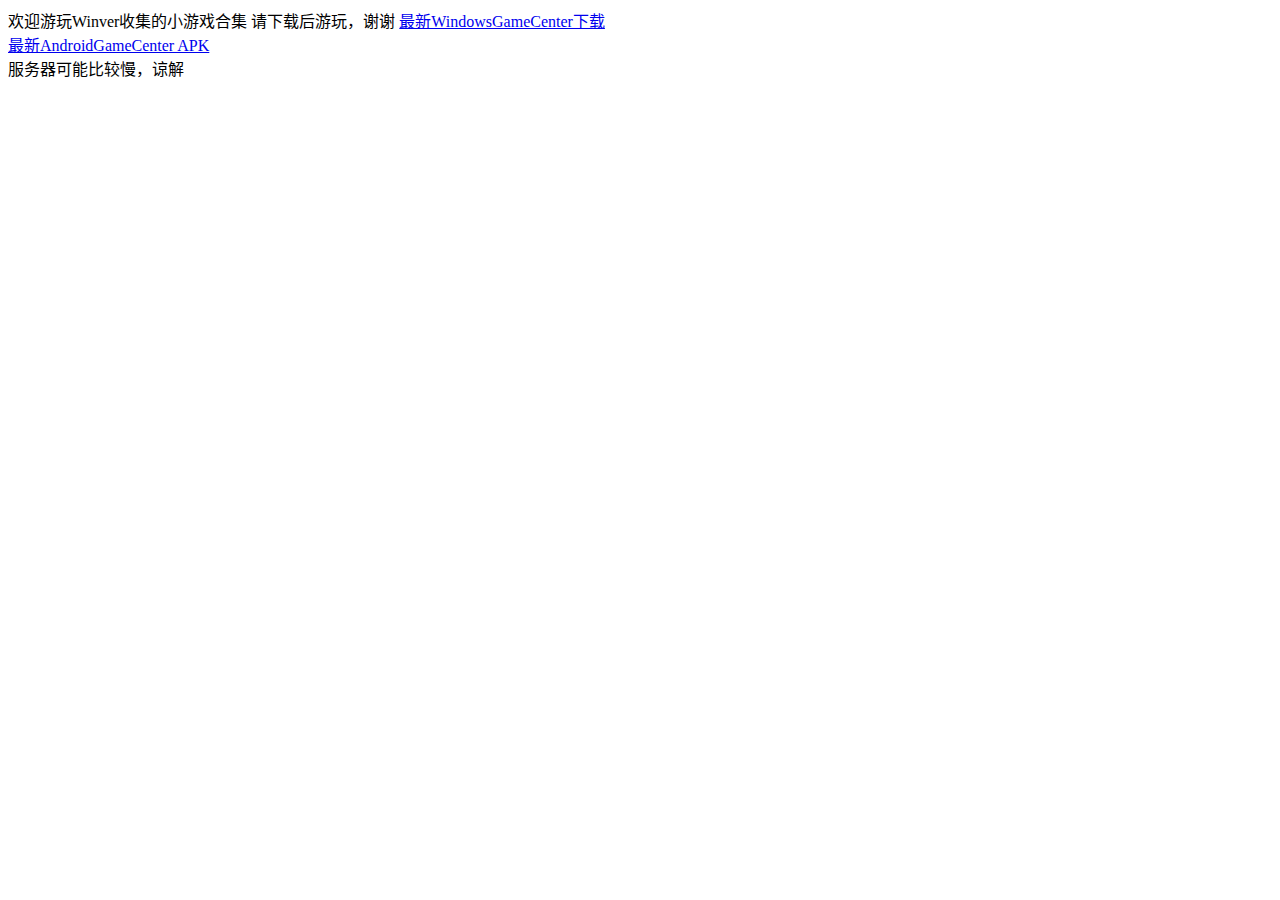
<file: index.html>
<!DOCTYPE html> 
<html lang="zh-CN">
<head> 
    <meta charset="UTF-8">
    <meta http-equiv="X-UA-Compatible" content="IE=edge">
    <meta name="viewport" content="width=device-width, initial-scale=1.0">
    <title>Winver欢乐时光-游戏</title>
</head>
<body>
欢迎游玩Winver收集的小游戏合集
请下载后游玩，谢谢
<a href="/app/Windows/setup.exe" target="_blank">最新WindowsGameCenter下载</a><br>
<a href="/app/Android/setup.apk" target="_blank">最新AndroidGameCenter APK</a><br>
服务器可能比较慢，谅解
</body>
</html>
</file>
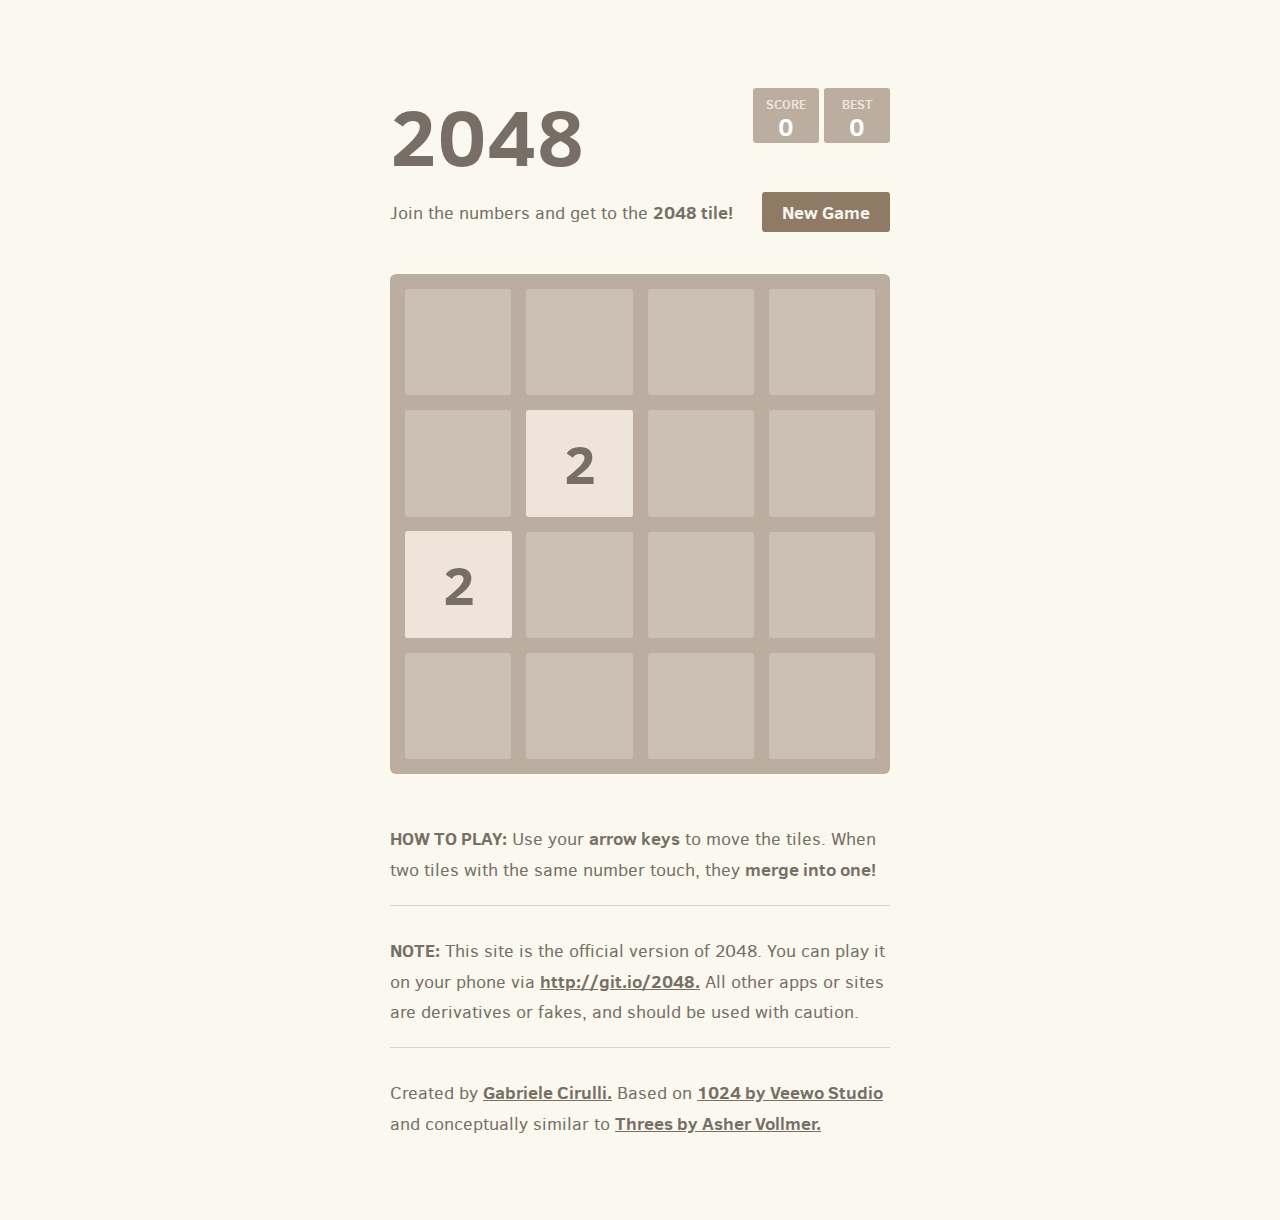
<file: 2048/index.html>
<!DOCTYPE html>
<html>
<head>
  <meta charset="utf-8">
  <title>2048</title>

  <link href="style/main.css" rel="stylesheet" type="text/css">
  <link rel="shortcut icon" href="favicon.ico">
  <link rel="apple-touch-icon" href="meta/apple-touch-icon.png">
  <link rel="apple-touch-startup-image" href="meta/apple-touch-startup-image-640x1096.png" media="(device-width: 320px) and (device-height: 568px) and (-webkit-device-pixel-ratio: 2)"> <!-- iPhone 5+ -->
  <link rel="apple-touch-startup-image" href="meta/apple-touch-startup-image-640x920.png"  media="(device-width: 320px) and (device-height: 480px) and (-webkit-device-pixel-ratio: 2)"> <!-- iPhone, retina -->
  <meta name="apple-mobile-web-app-capable" content="yes">
  <meta name="apple-mobile-web-app-status-bar-style" content="black">

  <meta name="HandheldFriendly" content="True">
  <meta name="MobileOptimized" content="320">
  <meta name="viewport" content="width=device-width, target-densitydpi=160dpi, initial-scale=1.0, maximum-scale=1, user-scalable=no, minimal-ui">
</head>
<body>
  <div class="container">
    <div class="heading">
      <h1 class="title">2048</h1>
      <div class="scores-container">
        <div class="score-container">0</div>
        <div class="best-container">0</div>
      </div>
    </div>

    <div class="above-game">
      <p class="game-intro">Join the numbers and get to the <strong>2048 tile!</strong></p>
      <a class="restart-button">New Game</a>
    </div>

    <div class="game-container">
      <div class="game-message">
        <p></p>
        <div class="lower">
	        <a class="keep-playing-button">Keep going</a>
          <a class="retry-button">Try again</a>
        </div>
      </div>

      <div class="grid-container">
        <div class="grid-row">
          <div class="grid-cell"></div>
          <div class="grid-cell"></div>
          <div class="grid-cell"></div>
          <div class="grid-cell"></div>
        </div>
        <div class="grid-row">
          <div class="grid-cell"></div>
          <div class="grid-cell"></div>
          <div class="grid-cell"></div>
          <div class="grid-cell"></div>
        </div>
        <div class="grid-row">
          <div class="grid-cell"></div>
          <div class="grid-cell"></div>
          <div class="grid-cell"></div>
          <div class="grid-cell"></div>
        </div>
        <div class="grid-row">
          <div class="grid-cell"></div>
          <div class="grid-cell"></div>
          <div class="grid-cell"></div>
          <div class="grid-cell"></div>
        </div>
      </div>

      <div class="tile-container">

      </div>
    </div>

    <p class="game-explanation">
      <strong class="important">How to play:</strong> Use your <strong>arrow keys</strong> to move the tiles. When two tiles with the same number touch, they <strong>merge into one!</strong>
    </p>
    <hr>
    <p>
    <strong class="important">Note:</strong> This site is the official version of 2048. You can play it on your phone via <a href="http://git.io/2048">http://git.io/2048.</a> All other apps or sites are derivatives or fakes, and should be used with caution.
    </p>
    <hr>
    <p>
    Created by <a href="http://gabrielecirulli.com" target="_blank">Gabriele Cirulli.</a> Based on <a href="https://itunes.apple.com/us/app/1024!/id823499224" target="_blank">1024 by Veewo Studio</a> and conceptually similar to <a href="http://asherv.com/threes/" target="_blank">Threes by Asher Vollmer.</a>
    </p>
  </div>

  <script src="js/bind_polyfill.js"></script>
  <script src="js/classlist_polyfill.js"></script>
  <script src="js/animframe_polyfill.js"></script>
  <script src="js/keyboard_input_manager.js"></script>
  <script src="js/html_actuator.js"></script>
  <script src="js/grid.js"></script>
  <script src="js/tile.js"></script>
  <script src="js/local_storage_manager.js"></script>
  <script src="js/game_manager.js"></script>
  <script src="js/application.js"></script>
</body>
</html>
</file>
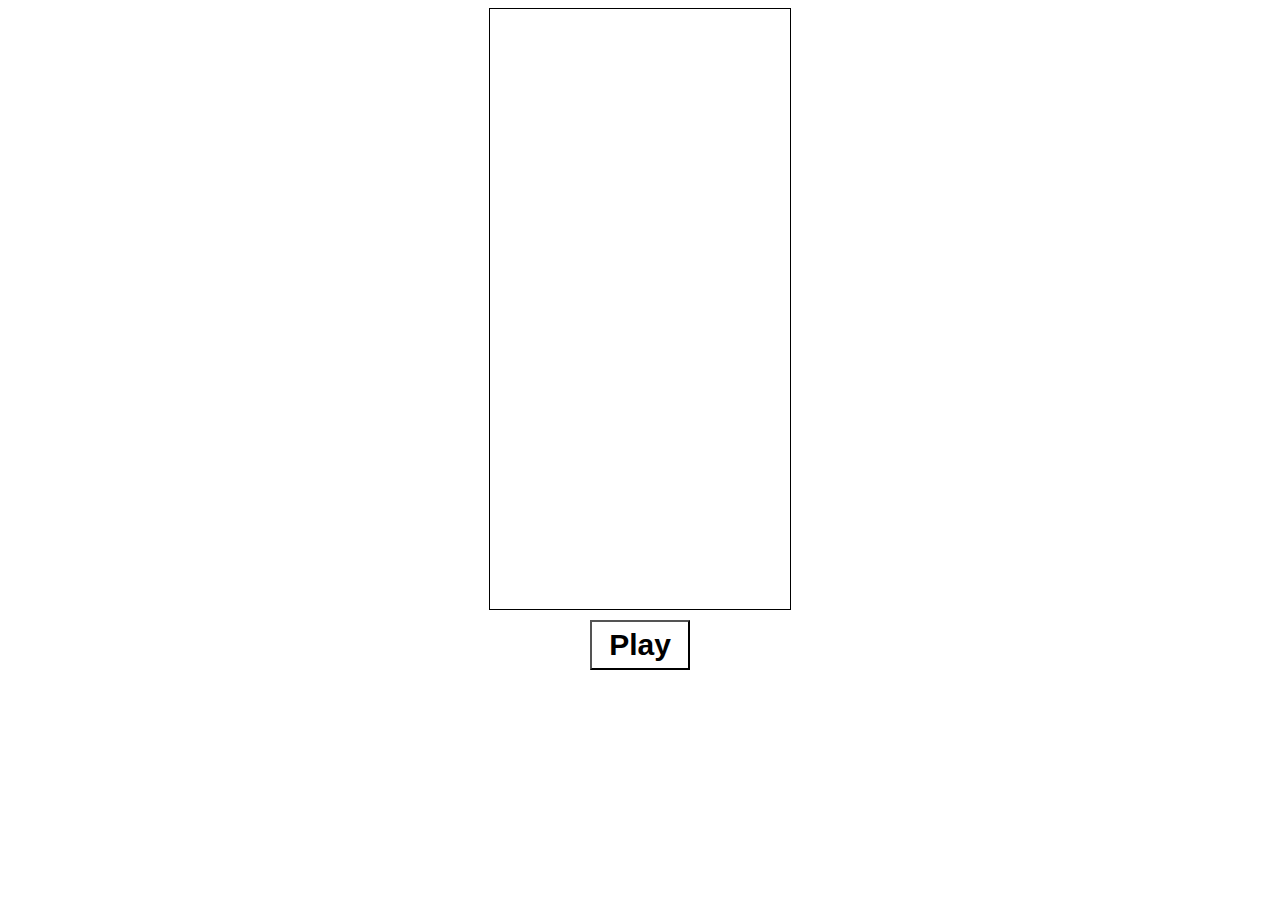
<file: eluosikuai/index.html>
<!DOCTYPE html>
<html>
    <head>
        <title>HTML5 Tetris</title>
        <link rel='stylesheet' href='style.css' />
    </head>
    <body>
        <audio id="clearsound" src="sound/pop.ogg" preload="auto"></audio>
        <canvas width='300' height='600'></canvas>
        <button id="playbutton" onclick="playButtonClicked();">Play</button>
        <script src='js/tetris.js'></script>
        <script src='js/controller.js'></script>
        <script src='js/render.js'></script>
    </body>
</html>
</file>
<file: 2048/style/main.css>
@import url(fonts/clear-sans.css);
html, body {
  margin: 0;
  padding: 0;
  background: #faf8ef;
  color: #776e65;
  font-family: "Clear Sans", "Helvetica Neue", Arial, sans-serif;
  font-size: 18px; }

body {
  margin: 80px 0; }

.heading:after {
  content: "";
  display: block;
  clear: both; }

h1.title {
  font-size: 80px;
  font-weight: bold;
  margin: 0;
  display: block;
  float: left; }

@-webkit-keyframes move-up {
  0% {
    top: 25px;
    opacity: 1; }

  100% {
    top: -50px;
    opacity: 0; } }
@-moz-keyframes move-up {
  0% {
    top: 25px;
    opacity: 1; }

  100% {
    top: -50px;
    opacity: 0; } }
@keyframes move-up {
  0% {
    top: 25px;
    opacity: 1; }

  100% {
    top: -50px;
    opacity: 0; } }
.scores-container {
  float: right;
  text-align: right; }

.score-container, .best-container {
  position: relative;
  display: inline-block;
  background: #bbada0;
  padding: 15px 25px;
  font-size: 25px;
  height: 25px;
  line-height: 47px;
  font-weight: bold;
  border-radius: 3px;
  color: white;
  margin-top: 8px;
  text-align: center; }
  .score-container:after, .best-container:after {
    position: absolute;
    width: 100%;
    top: 10px;
    left: 0;
    text-transform: uppercase;
    font-size: 13px;
    line-height: 13px;
    text-align: center;
    color: #eee4da; }
  .score-container .score-addition, .best-container .score-addition {
    position: absolute;
    right: 30px;
    color: red;
    font-size: 25px;
    line-height: 25px;
    font-weight: bold;
    color: rgba(119, 110, 101, 0.9);
    z-index: 100;
    -webkit-animation: move-up 600ms ease-in;
    -moz-animation: move-up 600ms ease-in;
    animation: move-up 600ms ease-in;
    -webkit-animation-fill-mode: both;
    -moz-animation-fill-mode: both;
    animation-fill-mode: both; }

.score-container:after {
  content: "Score"; }

.best-container:after {
  content: "Best"; }

p {
  margin-top: 0;
  margin-bottom: 10px;
  line-height: 1.65; }

a {
  color: #776e65;
  font-weight: bold;
  text-decoration: underline;
  cursor: pointer; }

strong.important {
  text-transform: uppercase; }

hr {
  border: none;
  border-bottom: 1px solid #d8d4d0;
  margin-top: 20px;
  margin-bottom: 30px; }

.container {
  width: 500px;
  margin: 0 auto; }

@-webkit-keyframes fade-in {
  0% {
    opacity: 0; }

  100% {
    opacity: 1; } }
@-moz-keyframes fade-in {
  0% {
    opacity: 0; }

  100% {
    opacity: 1; } }
@keyframes fade-in {
  0% {
    opacity: 0; }

  100% {
    opacity: 1; } }
.game-container {
  margin-top: 40px;
  position: relative;
  padding: 15px;
  cursor: default;
  -webkit-touch-callout: none;
  -ms-touch-callout: none;
  -webkit-user-select: none;
  -moz-user-select: none;
  -ms-user-select: none;
  -ms-touch-action: none;
  touch-action: none;
  background: #bbada0;
  border-radius: 6px;
  width: 500px;
  height: 500px;
  -webkit-box-sizing: border-box;
  -moz-box-sizing: border-box;
  box-sizing: border-box; }
  .game-container .game-message {
    display: none;
    position: absolute;
    top: 0;
    right: 0;
    bottom: 0;
    left: 0;
    background: rgba(238, 228, 218, 0.5);
    z-index: 100;
    text-align: center;
    -webkit-animation: fade-in 800ms ease 1200ms;
    -moz-animation: fade-in 800ms ease 1200ms;
    animation: fade-in 800ms ease 1200ms;
    -webkit-animation-fill-mode: both;
    -moz-animation-fill-mode: both;
    animation-fill-mode: both; }
    .game-container .game-message p {
      font-size: 60px;
      font-weight: bold;
      height: 60px;
      line-height: 60px;
      margin-top: 222px; }
    .game-container .game-message .lower {
      display: block;
      margin-top: 59px; }
    .game-container .game-message a {
      display: inline-block;
      background: #8f7a66;
      border-radius: 3px;
      padding: 0 20px;
      text-decoration: none;
      color: #f9f6f2;
      height: 40px;
      line-height: 42px;
      margin-left: 9px; }
      .game-container .game-message a.keep-playing-button {
        display: none; }
    .game-container .game-message.game-won {
      background: rgba(237, 194, 46, 0.5);
      color: #f9f6f2; }
      .game-container .game-message.game-won a.keep-playing-button {
        display: inline-block; }
    .game-container .game-message.game-won, .game-container .game-message.game-over {
      display: block; }

.grid-container {
  position: absolute;
  z-index: 1; }

.grid-row {
  margin-bottom: 15px; }
  .grid-row:last-child {
    margin-bottom: 0; }
  .grid-row:after {
    content: "";
    display: block;
    clear: both; }

.grid-cell {
  width: 106.25px;
  height: 106.25px;
  margin-right: 15px;
  float: left;
  border-radius: 3px;
  background: rgba(238, 228, 218, 0.35); }
  .grid-cell:last-child {
    margin-right: 0; }

.tile-container {
  position: absolute;
  z-index: 2; }

.tile, .tile .tile-inner {
  width: 107px;
  height: 107px;
  line-height: 107px; }
.tile.tile-position-1-1 {
  -webkit-transform: translate(0px, 0px);
  -moz-transform: translate(0px, 0px);
  -ms-transform: translate(0px, 0px);
  transform: translate(0px, 0px); }
.tile.tile-position-1-2 {
  -webkit-transform: translate(0px, 121px);
  -moz-transform: translate(0px, 121px);
  -ms-transform: translate(0px, 121px);
  transform: translate(0px, 121px); }
.tile.tile-position-1-3 {
  -webkit-transform: translate(0px, 242px);
  -moz-transform: translate(0px, 242px);
  -ms-transform: translate(0px, 242px);
  transform: translate(0px, 242px); }
.tile.tile-position-1-4 {
  -webkit-transform: translate(0px, 363px);
  -moz-transform: translate(0px, 363px);
  -ms-transform: translate(0px, 363px);
  transform: translate(0px, 363px); }
.tile.tile-position-2-1 {
  -webkit-transform: translate(121px, 0px);
  -moz-transform: translate(121px, 0px);
  -ms-transform: translate(121px, 0px);
  transform: translate(121px, 0px); }
.tile.tile-position-2-2 {
  -webkit-transform: translate(121px, 121px);
  -moz-transform: translate(121px, 121px);
  -ms-transform: translate(121px, 121px);
  transform: translate(121px, 121px); }
.tile.tile-position-2-3 {
  -webkit-transform: translate(121px, 242px);
  -moz-transform: translate(121px, 242px);
  -ms-transform: translate(121px, 242px);
  transform: translate(121px, 242px); }
.tile.tile-position-2-4 {
  -webkit-transform: translate(121px, 363px);
  -moz-transform: translate(121px, 363px);
  -ms-transform: translate(121px, 363px);
  transform: translate(121px, 363px); }
.tile.tile-position-3-1 {
  -webkit-transform: translate(242px, 0px);
  -moz-transform: translate(242px, 0px);
  -ms-transform: translate(242px, 0px);
  transform: translate(242px, 0px); }
.tile.tile-position-3-2 {
  -webkit-transform: translate(242px, 121px);
  -moz-transform: translate(242px, 121px);
  -ms-transform: translate(242px, 121px);
  transform: translate(242px, 121px); }
.tile.tile-position-3-3 {
  -webkit-transform: translate(242px, 242px);
  -moz-transform: translate(242px, 242px);
  -ms-transform: translate(242px, 242px);
  transform: translate(242px, 242px); }
.tile.tile-position-3-4 {
  -webkit-transform: translate(242px, 363px);
  -moz-transform: translate(242px, 363px);
  -ms-transform: translate(242px, 363px);
  transform: translate(242px, 363px); }
.tile.tile-position-4-1 {
  -webkit-transform: translate(363px, 0px);
  -moz-transform: translate(363px, 0px);
  -ms-transform: translate(363px, 0px);
  transform: translate(363px, 0px); }
.tile.tile-position-4-2 {
  -webkit-transform: translate(363px, 121px);
  -moz-transform: translate(363px, 121px);
  -ms-transform: translate(363px, 121px);
  transform: translate(363px, 121px); }
.tile.tile-position-4-3 {
  -webkit-transform: translate(363px, 242px);
  -moz-transform: translate(363px, 242px);
  -ms-transform: translate(363px, 242px);
  transform: translate(363px, 242px); }
.tile.tile-position-4-4 {
  -webkit-transform: translate(363px, 363px);
  -moz-transform: translate(363px, 363px);
  -ms-transform: translate(363px, 363px);
  transform: translate(363px, 363px); }

.tile {
  position: absolute;
  -webkit-transition: 100ms ease-in-out;
  -moz-transition: 100ms ease-in-out;
  transition: 100ms ease-in-out;
  -webkit-transition-property: -webkit-transform;
  -moz-transition-property: -moz-transform;
  transition-property: transform; }
  .tile .tile-inner {
    border-radius: 3px;
    background: #eee4da;
    text-align: center;
    font-weight: bold;
    z-index: 10;
    font-size: 55px; }
  .tile.tile-2 .tile-inner {
    background: #eee4da;
    box-shadow: 0 0 30px 10px rgba(243, 215, 116, 0), inset 0 0 0 1px rgba(255, 255, 255, 0); }
  .tile.tile-4 .tile-inner {
    background: #ede0c8;
    box-shadow: 0 0 30px 10px rgba(243, 215, 116, 0), inset 0 0 0 1px rgba(255, 255, 255, 0); }
  .tile.tile-8 .tile-inner {
    color: #f9f6f2;
    background: #f2b179; }
  .tile.tile-16 .tile-inner {
    color: #f9f6f2;
    background: #f59563; }
  .tile.tile-32 .tile-inner {
    color: #f9f6f2;
    background: #f67c5f; }
  .tile.tile-64 .tile-inner {
    color: #f9f6f2;
    background: #f65e3b; }
  .tile.tile-128 .tile-inner {
    color: #f9f6f2;
    background: #edcf72;
    box-shadow: 0 0 30px 10px rgba(243, 215, 116, 0.2381), inset 0 0 0 1px rgba(255, 255, 255, 0.14286);
    font-size: 45px; }
    @media screen and (max-width: 520px) {
      .tile.tile-128 .tile-inner {
        font-size: 25px; } }
  .tile.tile-256 .tile-inner {
    color: #f9f6f2;
    background: #edcc61;
    box-shadow: 0 0 30px 10px rgba(243, 215, 116, 0.31746), inset 0 0 0 1px rgba(255, 255, 255, 0.19048);
    font-size: 45px; }
    @media screen and (max-width: 520px) {
      .tile.tile-256 .tile-inner {
        font-size: 25px; } }
  .tile.tile-512 .tile-inner {
    color: #f9f6f2;
    background: #edc850;
    box-shadow: 0 0 30px 10px rgba(243, 215, 116, 0.39683), inset 0 0 0 1px rgba(255, 255, 255, 0.2381);
    font-size: 45px; }
    @media screen and (max-width: 520px) {
      .tile.tile-512 .tile-inner {
        font-size: 25px; } }
  .tile.tile-1024 .tile-inner {
    color: #f9f6f2;
    background: #edc53f;
    box-shadow: 0 0 30px 10px rgba(243, 215, 116, 0.47619), inset 0 0 0 1px rgba(255, 255, 255, 0.28571);
    font-size: 35px; }
    @media screen and (max-width: 520px) {
      .tile.tile-1024 .tile-inner {
        font-size: 15px; } }
  .tile.tile-2048 .tile-inner {
    color: #f9f6f2;
    background: #edc22e;
    box-shadow: 0 0 30px 10px rgba(243, 215, 116, 0.55556), inset 0 0 0 1px rgba(255, 255, 255, 0.33333);
    font-size: 35px; }
    @media screen and (max-width: 520px) {
      .tile.tile-2048 .tile-inner {
        font-size: 15px; } }
  .tile.tile-super .tile-inner {
    color: #f9f6f2;
    background: #3c3a32;
    font-size: 30px; }
    @media screen and (max-width: 520px) {
      .tile.tile-super .tile-inner {
        font-size: 10px; } }

@-webkit-keyframes appear {
  0% {
    opacity: 0;
    -webkit-transform: scale(0);
    -moz-transform: scale(0);
    -ms-transform: scale(0);
    transform: scale(0); }

  100% {
    opacity: 1;
    -webkit-transform: scale(1);
    -moz-transform: scale(1);
    -ms-transform: scale(1);
    transform: scale(1); } }
@-moz-keyframes appear {
  0% {
    opacity: 0;
    -webkit-transform: scale(0);
    -moz-transform: scale(0);
    -ms-transform: scale(0);
    transform: scale(0); }

  100% {
    opacity: 1;
    -webkit-transform: scale(1);
    -moz-transform: scale(1);
    -ms-transform: scale(1);
    transform: scale(1); } }
@keyframes appear {
  0% {
    opacity: 0;
    -webkit-transform: scale(0);
    -moz-transform: scale(0);
    -ms-transform: scale(0);
    transform: scale(0); }

  100% {
    opacity: 1;
    -webkit-transform: scale(1);
    -moz-transform: scale(1);
    -ms-transform: scale(1);
    transform: scale(1); } }
.tile-new .tile-inner {
  -webkit-animation: appear 200ms ease 100ms;
  -moz-animation: appear 200ms ease 100ms;
  animation: appear 200ms ease 100ms;
  -webkit-animation-fill-mode: backwards;
  -moz-animation-fill-mode: backwards;
  animation-fill-mode: backwards; }

@-webkit-keyframes pop {
  0% {
    -webkit-transform: scale(0);
    -moz-transform: scale(0);
    -ms-transform: scale(0);
    transform: scale(0); }

  50% {
    -webkit-transform: scale(1.2);
    -moz-transform: scale(1.2);
    -ms-transform: scale(1.2);
    transform: scale(1.2); }

  100% {
    -webkit-transform: scale(1);
    -moz-transform: scale(1);
    -ms-transform: scale(1);
    transform: scale(1); } }
@-moz-keyframes pop {
  0% {
    -webkit-transform: scale(0);
    -moz-transform: scale(0);
    -ms-transform: scale(0);
    transform: scale(0); }

  50% {
    -webkit-transform: scale(1.2);
    -moz-transform: scale(1.2);
    -ms-transform: scale(1.2);
    transform: scale(1.2); }

  100% {
    -webkit-transform: scale(1);
    -moz-transform: scale(1);
    -ms-transform: scale(1);
    transform: scale(1); } }
@keyframes pop {
  0% {
    -webkit-transform: scale(0);
    -moz-transform: scale(0);
    -ms-transform: scale(0);
    transform: scale(0); }

  50% {
    -webkit-transform: scale(1.2);
    -moz-transform: scale(1.2);
    -ms-transform: scale(1.2);
    transform: scale(1.2); }

  100% {
    -webkit-transform: scale(1);
    -moz-transform: scale(1);
    -ms-transform: scale(1);
    transform: scale(1); } }
.tile-merged .tile-inner {
  z-index: 20;
  -webkit-animation: pop 200ms ease 100ms;
  -moz-animation: pop 200ms ease 100ms;
  animation: pop 200ms ease 100ms;
  -webkit-animation-fill-mode: backwards;
  -moz-animation-fill-mode: backwards;
  animation-fill-mode: backwards; }

.above-game:after {
  content: "";
  display: block;
  clear: both; }

.game-intro {
  float: left;
  line-height: 42px;
  margin-bottom: 0; }

.restart-button {
  display: inline-block;
  background: #8f7a66;
  border-radius: 3px;
  padding: 0 20px;
  text-decoration: none;
  color: #f9f6f2;
  height: 40px;
  line-height: 42px;
  display: block;
  text-align: center;
  float: right; }

.game-explanation {
  margin-top: 50px; }

@media screen and (max-width: 520px) {
  html, body {
    font-size: 15px; }

  body {
    margin: 20px 0;
    padding: 0 20px; }

  h1.title {
    font-size: 27px;
    margin-top: 15px; }

  .container {
    width: 280px;
    margin: 0 auto; }

  .score-container, .best-container {
    margin-top: 0;
    padding: 15px 10px;
    min-width: 40px; }

  .heading {
    margin-bottom: 10px; }

  .game-intro {
    width: 55%;
    display: block;
    box-sizing: border-box;
    line-height: 1.65; }

  .restart-button {
    width: 42%;
    padding: 0;
    display: block;
    box-sizing: border-box;
    margin-top: 2px; }

  .game-container {
    margin-top: 17px;
    position: relative;
    padding: 10px;
    cursor: default;
    -webkit-touch-callout: none;
    -ms-touch-callout: none;
    -webkit-user-select: none;
    -moz-user-select: none;
    -ms-user-select: none;
    -ms-touch-action: none;
    touch-action: none;
    background: #bbada0;
    border-radius: 6px;
    width: 280px;
    height: 280px;
    -webkit-box-sizing: border-box;
    -moz-box-sizing: border-box;
    box-sizing: border-box; }
    .game-container .game-message {
      display: none;
      position: absolute;
      top: 0;
      right: 0;
      bottom: 0;
      left: 0;
      background: rgba(238, 228, 218, 0.5);
      z-index: 100;
      text-align: center;
      -webkit-animation: fade-in 800ms ease 1200ms;
      -moz-animation: fade-in 800ms ease 1200ms;
      animation: fade-in 800ms ease 1200ms;
      -webkit-animation-fill-mode: both;
      -moz-animation-fill-mode: both;
      animation-fill-mode: both; }
      .game-container .game-message p {
        font-size: 60px;
        font-weight: bold;
        height: 60px;
        line-height: 60px;
        margin-top: 222px; }
      .game-container .game-message .lower {
        display: block;
        margin-top: 59px; }
      .game-container .game-message a {
        display: inline-block;
        background: #8f7a66;
        border-radius: 3px;
        padding: 0 20px;
        text-decoration: none;
        color: #f9f6f2;
        height: 40px;
        line-height: 42px;
        margin-left: 9px; }
        .game-container .game-message a.keep-playing-button {
          display: none; }
      .game-container .game-message.game-won {
        background: rgba(237, 194, 46, 0.5);
        color: #f9f6f2; }
        .game-container .game-message.game-won a.keep-playing-button {
          display: inline-block; }
      .game-container .game-message.game-won, .game-container .game-message.game-over {
        display: block; }

  .grid-container {
    position: absolute;
    z-index: 1; }

  .grid-row {
    margin-bottom: 10px; }
    .grid-row:last-child {
      margin-bottom: 0; }
    .grid-row:after {
      content: "";
      display: block;
      clear: both; }

  .grid-cell {
    width: 57.5px;
    height: 57.5px;
    margin-right: 10px;
    float: left;
    border-radius: 3px;
    background: rgba(238, 228, 218, 0.35); }
    .grid-cell:last-child {
      margin-right: 0; }

  .tile-container {
    position: absolute;
    z-index: 2; }

  .tile, .tile .tile-inner {
    width: 58px;
    height: 58px;
    line-height: 58px; }
  .tile.tile-position-1-1 {
    -webkit-transform: translate(0px, 0px);
    -moz-transform: translate(0px, 0px);
    -ms-transform: translate(0px, 0px);
    transform: translate(0px, 0px); }
  .tile.tile-position-1-2 {
    -webkit-transform: translate(0px, 67px);
    -moz-transform: translate(0px, 67px);
    -ms-transform: translate(0px, 67px);
    transform: translate(0px, 67px); }
  .tile.tile-position-1-3 {
    -webkit-transform: translate(0px, 135px);
    -moz-transform: translate(0px, 135px);
    -ms-transform: translate(0px, 135px);
    transform: translate(0px, 135px); }
  .tile.tile-position-1-4 {
    -webkit-transform: translate(0px, 202px);
    -moz-transform: translate(0px, 202px);
    -ms-transform: translate(0px, 202px);
    transform: translate(0px, 202px); }
  .tile.tile-position-2-1 {
    -webkit-transform: translate(67px, 0px);
    -moz-transform: translate(67px, 0px);
    -ms-transform: translate(67px, 0px);
    transform: translate(67px, 0px); }
  .tile.tile-position-2-2 {
    -webkit-transform: translate(67px, 67px);
    -moz-transform: translate(67px, 67px);
    -ms-transform: translate(67px, 67px);
    transform: translate(67px, 67px); }
  .tile.tile-position-2-3 {
    -webkit-transform: translate(67px, 135px);
    -moz-transform: translate(67px, 135px);
    -ms-transform: translate(67px, 135px);
    transform: translate(67px, 135px); }
  .tile.tile-position-2-4 {
    -webkit-transform: translate(67px, 202px);
    -moz-transform: translate(67px, 202px);
    -ms-transform: translate(67px, 202px);
    transform: translate(67px, 202px); }
  .tile.tile-position-3-1 {
    -webkit-transform: translate(135px, 0px);
    -moz-transform: translate(135px, 0px);
    -ms-transform: translate(135px, 0px);
    transform: translate(135px, 0px); }
  .tile.tile-position-3-2 {
    -webkit-transform: translate(135px, 67px);
    -moz-transform: translate(135px, 67px);
    -ms-transform: translate(135px, 67px);
    transform: translate(135px, 67px); }
  .tile.tile-position-3-3 {
    -webkit-transform: translate(135px, 135px);
    -moz-transform: translate(135px, 135px);
    -ms-transform: translate(135px, 135px);
    transform: translate(135px, 135px); }
  .tile.tile-position-3-4 {
    -webkit-transform: translate(135px, 202px);
    -moz-transform: translate(135px, 202px);
    -ms-transform: translate(135px, 202px);
    transform: translate(135px, 202px); }
  .tile.tile-position-4-1 {
    -webkit-transform: translate(202px, 0px);
    -moz-transform: translate(202px, 0px);
    -ms-transform: translate(202px, 0px);
    transform: translate(202px, 0px); }
  .tile.tile-position-4-2 {
    -webkit-transform: translate(202px, 67px);
    -moz-transform: translate(202px, 67px);
    -ms-transform: translate(202px, 67px);
    transform: translate(202px, 67px); }
  .tile.tile-position-4-3 {
    -webkit-transform: translate(202px, 135px);
    -moz-transform: translate(202px, 135px);
    -ms-transform: translate(202px, 135px);
    transform: translate(202px, 135px); }
  .tile.tile-position-4-4 {
    -webkit-transform: translate(202px, 202px);
    -moz-transform: translate(202px, 202px);
    -ms-transform: translate(202px, 202px);
    transform: translate(202px, 202px); }

  .tile .tile-inner {
    font-size: 35px; }

  .game-message p {
    font-size: 30px !important;
    height: 30px !important;
    line-height: 30px !important;
    margin-top: 90px !important; }
  .game-message .lower {
    margin-top: 30px !important; } }
</file>
<file: eluosikuai/style.css>
canvas {
    display: block;
    margin: auto;
    border: 1px solid black;
}

#playbutton {
    width: 100px;
    height: 50px;
    display: block;
    margin: auto;
    margin-top: 10px;
    font-family: Arial, sans-serif;
    font-size: 30px;
    font-weight: bold;
    background-color: white;
    cursor: pointer;
}
</file>
